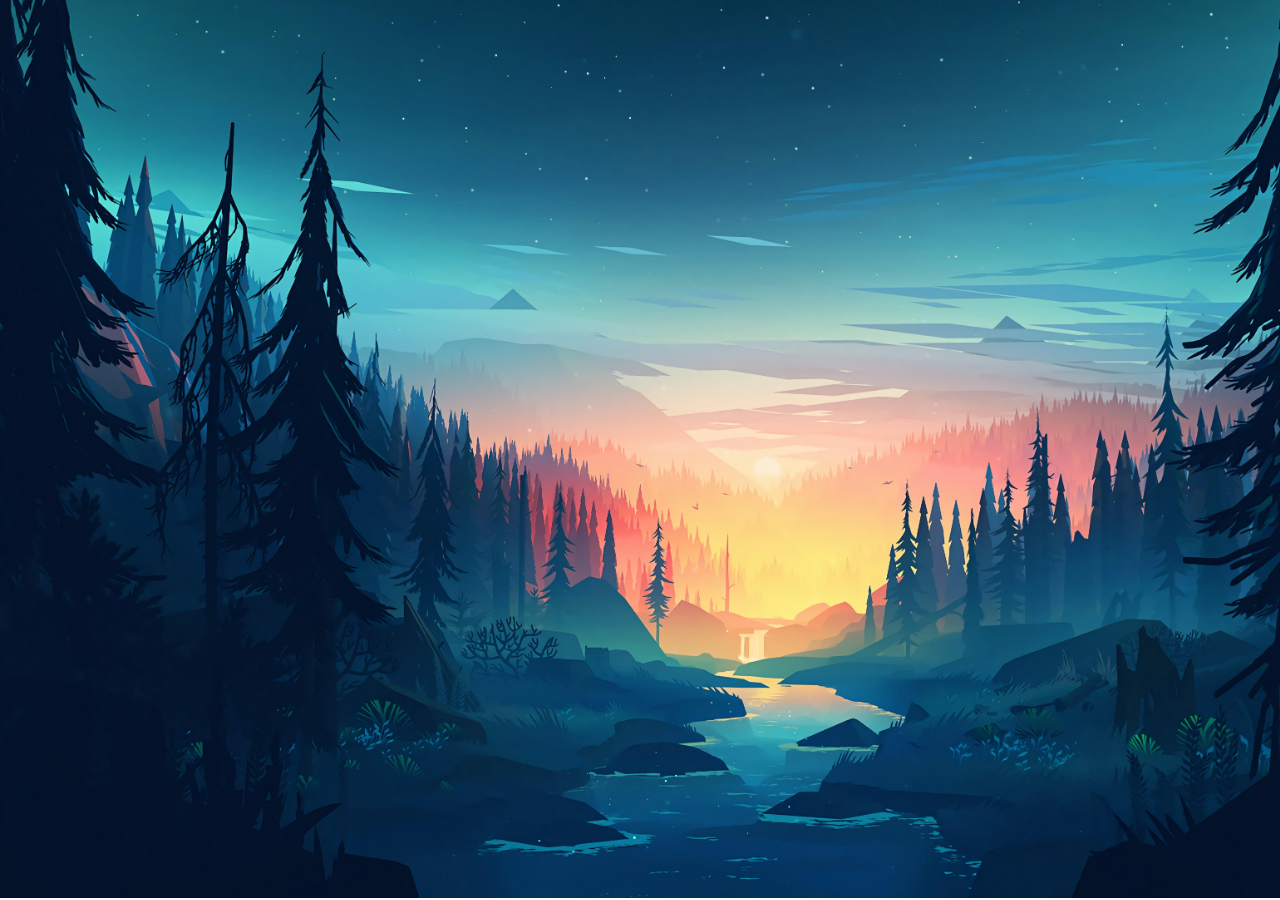
<file: reading.html>
<!DOCTYPE html>
<html lang="en">
    <head>
        <meta charset="UTF-8">
        <meta name="viewport" content="width=device-width, initial-scale=1.0">
        <link rel="stylesheet" href="./assest/css/signup.css">
        <title>Reading Page</title>
    </head>
    <body id="read">
        <div class="container mt-5  d-flex justify-content-center p-3">
            
        </div>

    </body>
</html>
</file>
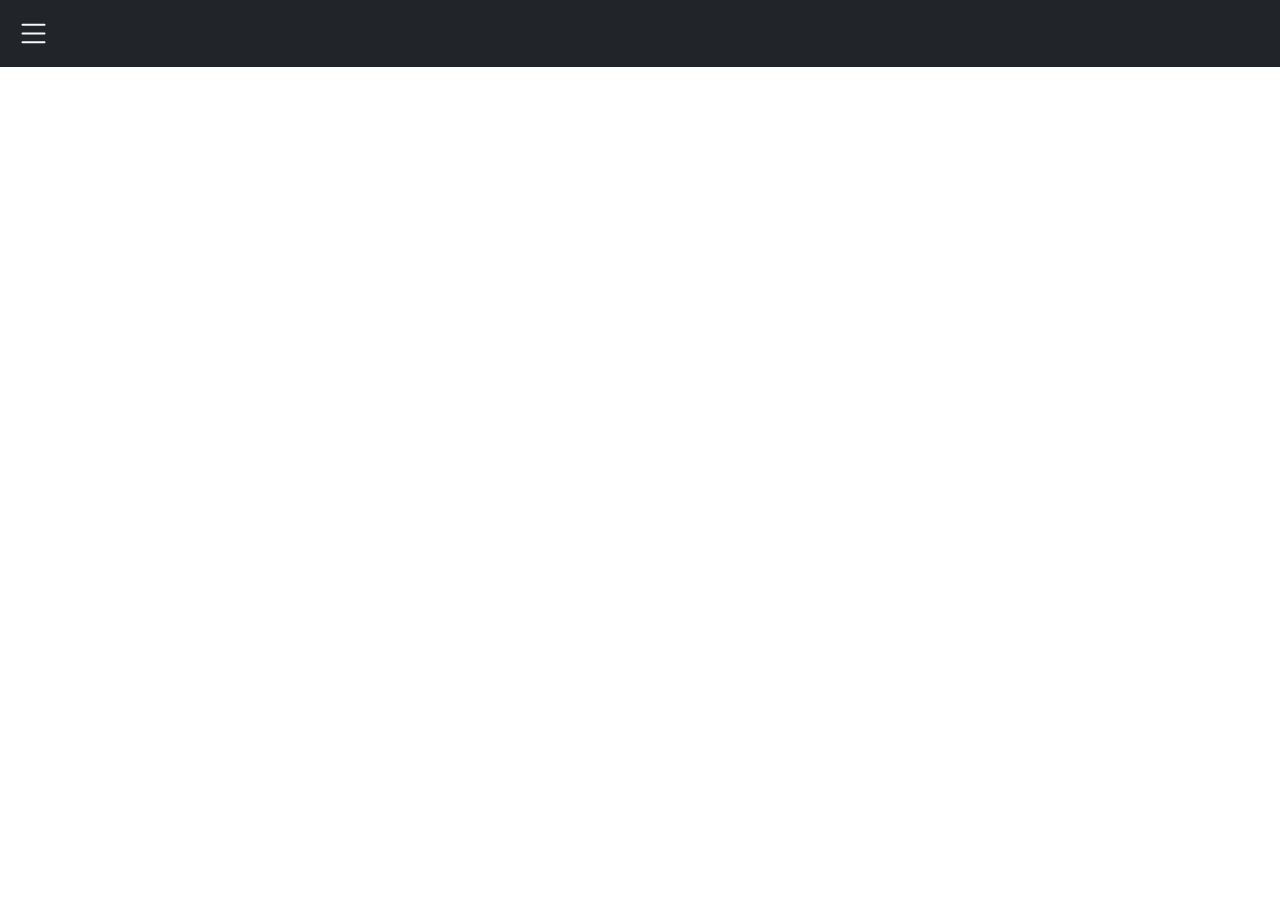
<file: Admin/dashboard.html>
<!DOCTYPE html>
<html lang="en">
    <head>
        <meta charset="UTF-8">
        <meta name="viewport" content="width=device-width, initial-scale=1.0">
        <link rel="stylesheet" href="../assest/css/bootstrap.min.css">
        <link rel="stylesheet" href="../assest/css/style.css">
        <link rel="icon" href="../assest/img/Logos/book-stack.png">
        <script src="../assest/js/bootstrap.bundle.min.js"></script>
        <title>Admin-Dashboard</title>
    </head>
    <body>
        <div class="bg-dark text-light d-flex justify-content-between p-3">

            <div>

                <div type="button"
                    data-bs-toggle="offcanvas"
                    data-bs-target="#offcanvasExample"
                    aria-controls="offcanvasExample">
                    <svg xmlns="http://www.w3.org/2000/svg" width="35"
                        height="35" fill="currentColor" class="bi bi-list"
                        viewBox="0 0 16 16">
                        <path fill-rule="evenodd"
                            d="M2.5 12a.5.5 0 0 1 .5-.5h10a.5.5 0 0 1 0 1H3a.5.5 0 0 1-.5-.5zm0-4a.5.5 0 0 1 .5-.5h10a.5.5 0 0 1 0 1H3a.5.5 0 0 1-.5-.5zm0-4a.5.5 0 0 1 .5-.5h10a.5.5 0 0 1 0 1H3a.5.5 0 0 1-.5-.5z" />
                    </svg>
                </div>

                <div class="offcanvas offcanvas-start" tabindex="-1"
                    id="offcanvasExample"
                    aria-labelledby="offcanvasExampleLabel">
                    <div class="offcanvas-header">
                        <h5 class="offcanvas-title" id="offcanvasExampleLabel">Dashboard</h5>
                        <button type="button" class="btn-close"
                            data-bs-dismiss="offcanvas" aria-label="Close"></button>
                    </div>
                    <div class="offcanvas-body mt-4">
                        <div>
                            <!--  -->
                            <ul  class="list-group">
                                <li class="list-group-item list-style-group text-end" id="goToAddBook">اضافة
                                    كتاب</li>
                                    <script>
                                        document.getElementById("goToAddBook").onclick = () => {
                                            
                                            location.href = "./pages/addBook.html";
                                        }
                                    </script>
                                <li class="list-group-item list-style-group text-end">A
                                    second item</li>
                                <li class="list-group-item list-style-group text-end">A
                                    third item</li>
                                <li class="list-group-item list-style-group text-end">A
                                    fourth item</li>
                                <li class="list-group-item list-style-group text-end">
                                    <div class="accordion accordion-flush"
                                        id="accordionFlushExample">
                                        <div class="accordion-item">
                                            <h2 class="accordion-header"
                                                id="flush-headingOne">


                                                <button
                                                    class="accordion-button collapsed"
                                                    type="button"
                                                    data-bs-toggle="collapse"
                                                    data-bs-target="#flush-collapseOne"
                                                    aria-expanded="false"
                                                    aria-controls="flush-collapseOne">
                                                    <div dir="rtl" class="d-flex ">
                                                        <div>المعلومات
                                                            
                                                        </div>
                                                        <div><svg
                                                                xmlns="http://www.w3.org/2000/svg"
                                                                width="16"
                                                                height="16"
                                                                fill="currentColor"
                                                                class="bi bi-info-lg ms-5"
                                                                viewBox="0 0 16 16">
                                                                <path
                                                                    d="m9.708 6.075-3.024.379-.108.502.595.108c.387.093.464.232.38.619l-.975 4.577c-.255 1.183.14 1.74 1.067 1.74.72 0 1.554-.332 1.933-.789l.116-.549c-.263.232-.65.325-.905.325-.363 0-.494-.255-.402-.704l1.323-6.208Zm.091-2.755a1.32 1.32 0 1 1-2.64 0 1.32 1.32 0 0 1 2.64 0Z" />
                                                            </svg></div>
                                                    
                                                    </div>
                                                </button>


                                            </h2>
                                            <div id="flush-collapseOne"
                                                class="accordion-collapse collapse "
                                                aria-labelledby="flush-headingOne"
                                                data-bs-parent="#accordionFlushExample">
                                                <ul
                                                    class="list-group mt-3 ">
                                                    <li
                                                        class="list-group-item list-style-group text-end"> الكتب </li>
                                                    <li
                                                        class="list-group-item list-style-group text-end"> المستخدمين </li>
                                                </ul>
                                            </div>
                                        </div>
                                    </div>
                                </li>
                            </ul>
                            <!--  -->
                        </div>
                    </div>
                </div>
            </div>

        </div>

    </body>
</html>
</file>
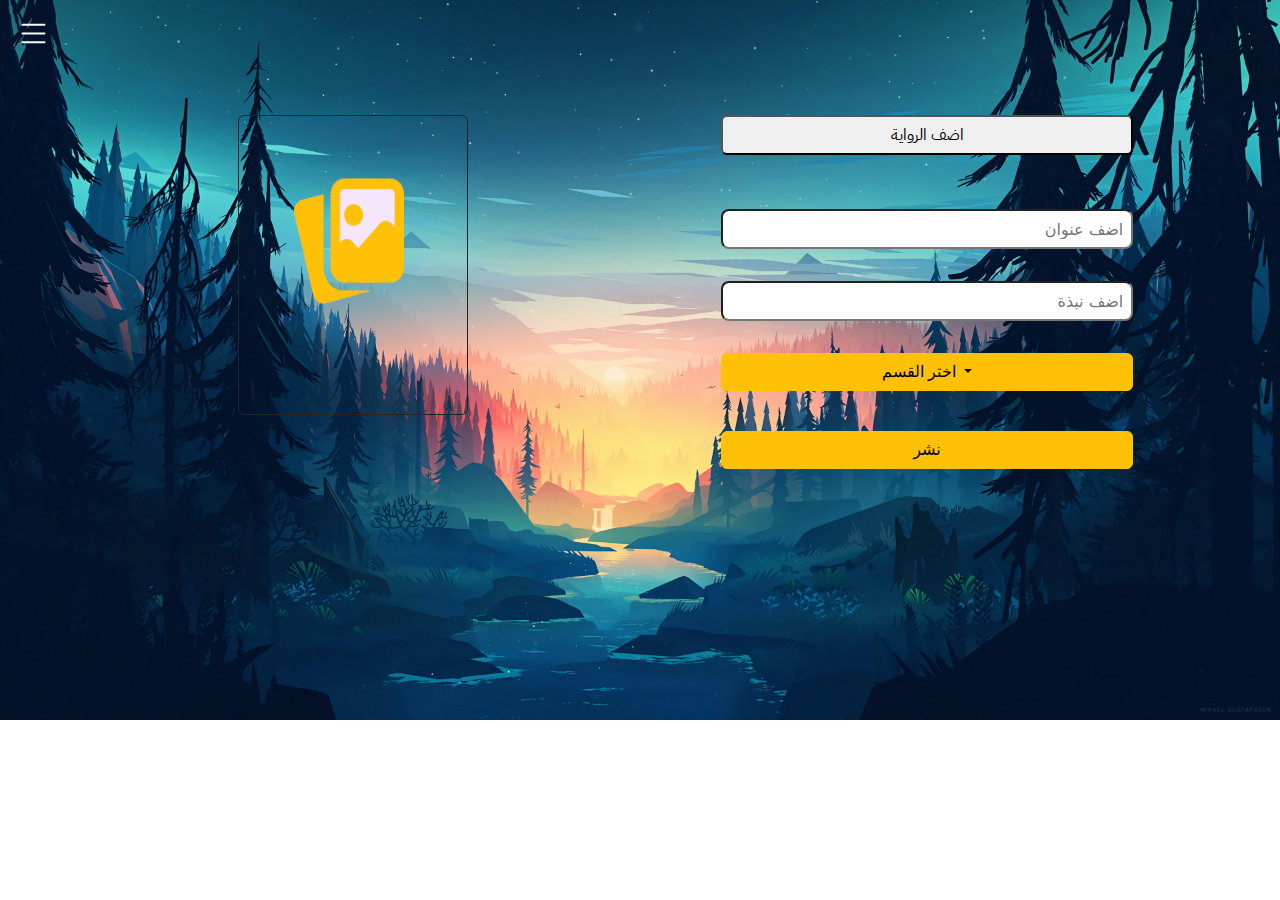
<file: Admin/pages/addBook.html>
<!DOCTYPE html>
<html lang="en">
    <head>
        <meta charset="UTF-8">
        <meta name="viewport" content="width=device-width, initial-scale=1.0">
        <link rel="stylesheet" href="../../assest/css/bootstrap.min.css">
        <link rel="stylesheet" href="../../assest/css/style.css">
        <link rel="stylesheet" href="/assest/css/addbook.css">
        <link rel="icon" href="../../assest/img/Logos/book-stack.png">
        <link rel="preconnect" href="https://fonts.googleapis.com">
<link rel="preconnect" href="https://fonts.gstatic.com" crossorigin>
<link href="https://fonts.googleapis.com/css2?family=Blaka+Ink&family=Fira+Sans:ital,wght@1,100&family=IBM+Plex+Sans+Arabic:wght@500&family=Katibeh&family=Lalezar&family=Lugrasimo&family=Oswald:wght@600&family=REM:ital,wght@1,600&family=Rakkas&display=swap" rel="stylesheet">
        <script src="../../assest/js/bootstrap.bundle.min.js"></script>
        <title>addBook-Dashboard</title>
    </head>
    <body>
        

            <div
                class="bg-second text-light d-flex justify-content-between p-3">

                <div
                
                    type="button"
                    data-bs-toggle="offcanvas"
                    data-bs-target="#offcanvasExample"
                    aria-controls="offcanvasExample">
                    <svg xmlns="http://www.w3.org/2000/svg" width="35"
                        height="35" fill="currentColor" class="bi bi-list"
                        viewBox="0 0 16 16">
                        <path fill-rule="evenodd"
                            d="M2.5 12a.5.5 0 0 1 .5-.5h10a.5.5 0 0 1 0 1H3a.5.5 0 0 1-.5-.5zm0-4a.5.5 0 0 1 .5-.5h10a.5.5 0 0 1 0 1H3a.5.5 0 0 1-.5-.5zm0-4a.5.5 0 0 1 .5-.5h10a.5.5 0 0 1 0 1H3a.5.5 0 0 1-.5-.5z" />
                    </svg>
                </div>
                
                <div class="offcanvas offcanvas-start" tabindex="-1"
                    id="offcanvasExample"
                    aria-labelledby="offcanvasExampleLabel">
                    <div class="offcanvas-header">
                        <h5 class="offcanvas-title" id="offcanvasExampleLabel">Dashboard</h5>
                        <button type="button" class="btn-close"
                            data-bs-dismiss="offcanvas" aria-label="Close"></button>
                    </div>
                    <div class="offcanvas-body mt-4">
                        <div>
                            <!--  -->
                            <ul class="list-group">
                                <li
                                    class="list-group-item list-style-group text-end"
                                    id="goToAddBook">اضافة
                                    كتاب</li>
                                <script>
                                        document.getElementById("goToAddBook").onclick = () => {
                                            
                                            location.href = "./addBook.html";
                                        }
                                    </script>
                                <li
                                    class="list-group-item list-style-group text-end">A
                                    second item</li>
                                <li
                                    class="list-group-item list-style-group text-end">A
                                    third item</li>
                                <li
                                    class="list-group-item list-style-group text-end">A
                                    fourth item</li>
                                <li
                                    class="list-group-item list-style-group text-end">
                                    <div class="accordion accordion-flush"
                                        id="accordionFlushExample">
                                        <div class="accordion-item">
                                            <h2 class="accordion-header"
                                                id="flush-headingOne">

                                                <button
                                                    class="accordion-button collapsed"
                                                    type="button"
                                                    data-bs-toggle="collapse"
                                                    data-bs-target="#flush-collapseOne"
                                                    aria-expanded="false"
                                                    aria-controls="flush-collapseOne">
                                                    <div dir="rtl"
                                                        class="d-flex ">
                                                        <div>المعلومات
                                                            
                                                        </div>
                                                        <div><svg
                                                                xmlns="http://www.w3.org/2000/svg"
                                                                width="16"
                                                                height="16"
                                                                fill="currentColor"
                                                                class="bi bi-info-lg ms-5"
                                                                viewBox="0 0 16 16">
                                                                <path
                                                                    d="m9.708 6.075-3.024.379-.108.502.595.108c.387.093.464.232.38.619l-.975 4.577c-.255 1.183.14 1.74 1.067 1.74.72 0 1.554-.332 1.933-.789l.116-.549c-.263.232-.65.325-.905.325-.363 0-.494-.255-.402-.704l1.323-6.208Zm.091-2.755a1.32 1.32 0 1 1-2.64 0 1.32 1.32 0 0 1 2.64 0Z" />
                                                            </svg></div>

                                                    </div>
                                                </button>

                                            </h2>
                                            <div id="flush-collapseOne"
                                                class="accordion-collapse collapse "
                                                aria-labelledby="flush-headingOne"
                                                data-bs-parent="#accordionFlushExample">
                                                <ul
                                                    class="list-group mt-3 ">
                                                    <li
                                                        class="list-group-item list-style-group text-end">
                                                        الكتب </li>
                                                    <li
                                                        class="list-group-item list-style-group text-end">
                                                        المستخدمين </li>
                                                </ul>
                                            </div>
                                        </div>
                                    </div>
                                </li>
                            </ul>
                            <!--  -->
                        </div>
                    </div>
                </div>
            </div>


        <br>

        <!-- ==========end navbar======= -->
        <div
            class="container mt-3 d-flex justify-content-center p-2 d-flex justify-content-center align-content-center text-center">
            <div class="row ">
                
                <div class="col-lg-6 col-md-6 col-sm-12  ">
                    <div>
                        <button  class="Input-style rounded-2 btn btn-outline-dark"
                            onclick="document.getElementById('getFile').click()">  </button>
                            
                        <input type="file" style="visibility: hidden;"
                            id="getFile" required>
                            
                        <!-- ======== -->

                            
                    </div>
                </div>
                
                <div class="col-lg-6  col-md-6 col-sm-12">
                        <button class="Input-style-add rounded-2 w-75 " style="user-select: none; font-family: 'IBM Plex Sans Arabic', sans-serif; "
                            onclick="document.getElementById('addFile').click()">
                            اضف الرواية 
                        </button>
                        <input type="file" style="visibility: hidden;"
                            id="addFile" class="   rounded-3 p-1 " >
                    <input id="btn" required
                    class="mt-3 w-75 rounded-3 p-2"
                        style="height: 40px; user-select: none; "  type="text"
                        placeholder="اضف عنوان"  >
                        <br>
                        <br>
                    <input id="btn" required
                    class="mt-2 w-75 rounded-3 p-2"
                        style="height: 40px; user-select: none; " type="text"
                        placeholder="اضف نبذة ">
                        <br>
                        <br>

                    <div class="dropdown" >
                        <button
                        id="btn" 
                            class="btn btn-warning mt-2 w-75 dropdown-toggle"
                            type="button" data-bs-toggle="dropdown"
                            aria-expanded="false" style="font-family: ca; user-select: none; ">
                            
                            اختر القسم
                        </button>
                        
                        <ul class="dropdown-menu " >
                            <li><a class="dropdown-item" href="#">رعب</a></li>
                            <li><a class="dropdown-item" href="#">ديني</a></li>
                            <li><a class="dropdown-item" href="#">علم نفس</a></li>
                            <li><a class="dropdown-item" href="#"> دراما </a></li>
                            <li><a class="dropdown-item" href="#"> برمجة </a></li>
                            <li><a class="dropdown-item" href="#"> ..اخر </a></li>
                        </ul>
                    </div>
                    <br>

                    <a href="/reading.html" ><button id="btn" type="submit"
                        class="open-button btn btn-warning w-75 mt-3 btn-send" style="user-select: none; "  >نشر</button></a>
                        
                </div>
            </div>
        </div>
    </body>
</html>
</file>
<file: assest/css/signup.css>
.img{
    background-size:cover;
    background-repeat: no-repeat;
    height: 100vh;
    width: 100%;
    display: flex;
    align-items: center;
}
form
{
border-radius: 10px;
display: flex;
flex-direction: column;
background: rgba(0, 0, 0, 0.1);
box-shadow: 0 0 10px rgba(0, 0, 0, 1);
width: auto;
padding: 50px;
margin-top: 120px;
height: auto;
}
input{
outline: none;
height: 40px;
}
.text{
font-style: italic;
}
.al{
    background: none;
    outline: none;
    border: none;
}

/* @media (max-width:375px){
    .media-query{
        display: flex !important;
        justify-content: center !important;
        flex-direction: column !important;
    }

}
/* #btn{
    border-radius: 50px;
    border: none;
    background-color: #FFC107;
    font-family: 'Oswald', sans-serif;
    width: 200px;
} */
#btn{
    border-radius: 50px;
    border: none;
    background-color: #FFC107;
    width: 175px;
    margin-top: 10px;
    height: 40px;
    font-size: x-large;
    user-select: none;



}


.h8{
    font-family: REM', sans-serif';
}
.h7{

    font-family: 'Fira Sans', sans-serif;
}
#read{
    background-image: url('/assest/img/wallpaper.jpg'); 
    background-repeat: no-repeat; 
    background-size: cover;
    height: 98vh; 
    width: 99%;
}
</file>
<file: assest/css/style.css>
body{
    overflow-x: hidden;
}
.offcanvas{
    width: 300px !important;
}
.list-style-group{
    cursor: pointer;
}
.Input-style
{

    width: 230px;
    height: 300px;
    background-image: url(/assest/img/icons/photos.png);

    background-repeat: no-repeat;
    background-size: 220px 250px;
}
.Input-style-add
{


    height: 40px;
    background-image: url(/assest/img/icons/photos.png);

    background-repeat: no-repeat;
    background-size: 220px 250px;
}
.Input-style::before {
    width: 150px;
}
.input{
    outline: none;
}
input,
::placeholder {
    direction: rtl;
    text-align: start;
    unicode-bidi: plaintext;
}
</file>
<file: assest/css/addbook.css>
body{

    background-image: url('/assest/img/wallpaper.jpg');
    background-repeat: no-repeat;
    background-size: cover;
    height: auto;
    width: 100%;
}
#btn{
    outline:none;
}
</file>
